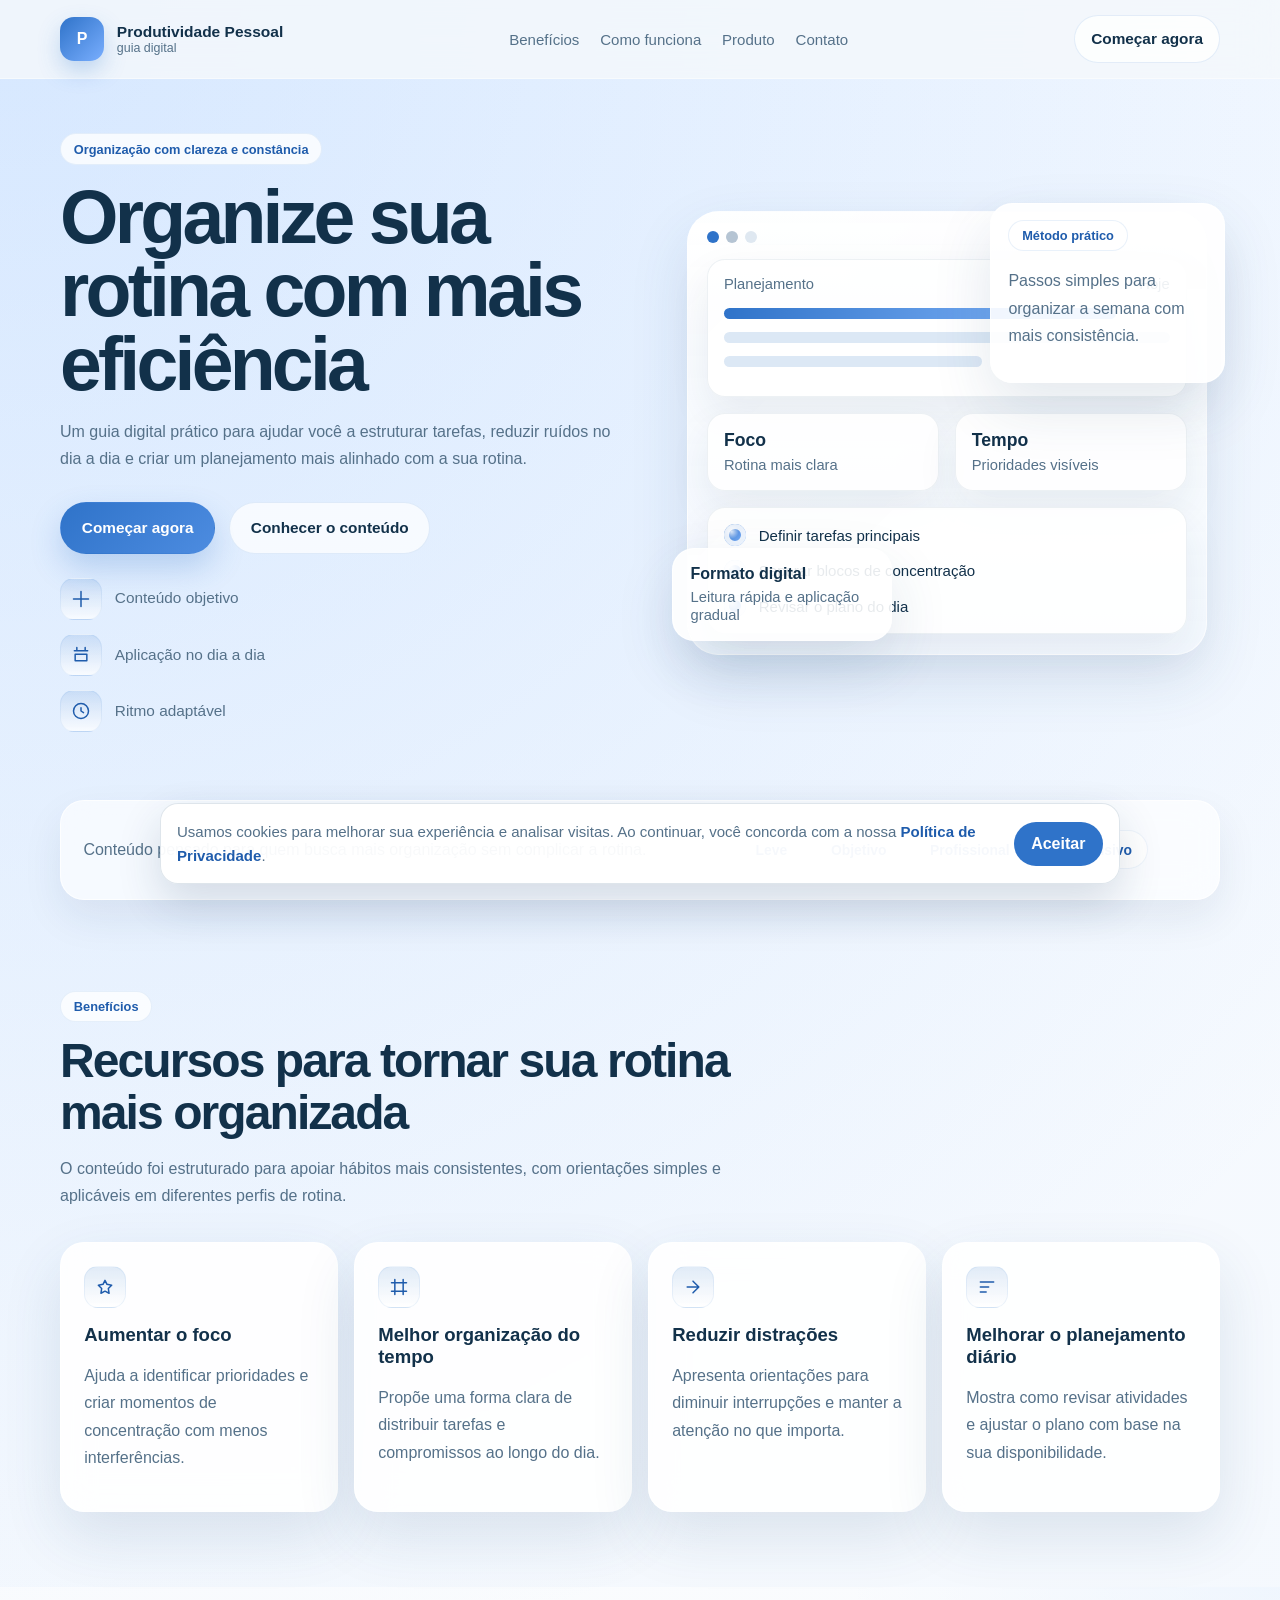
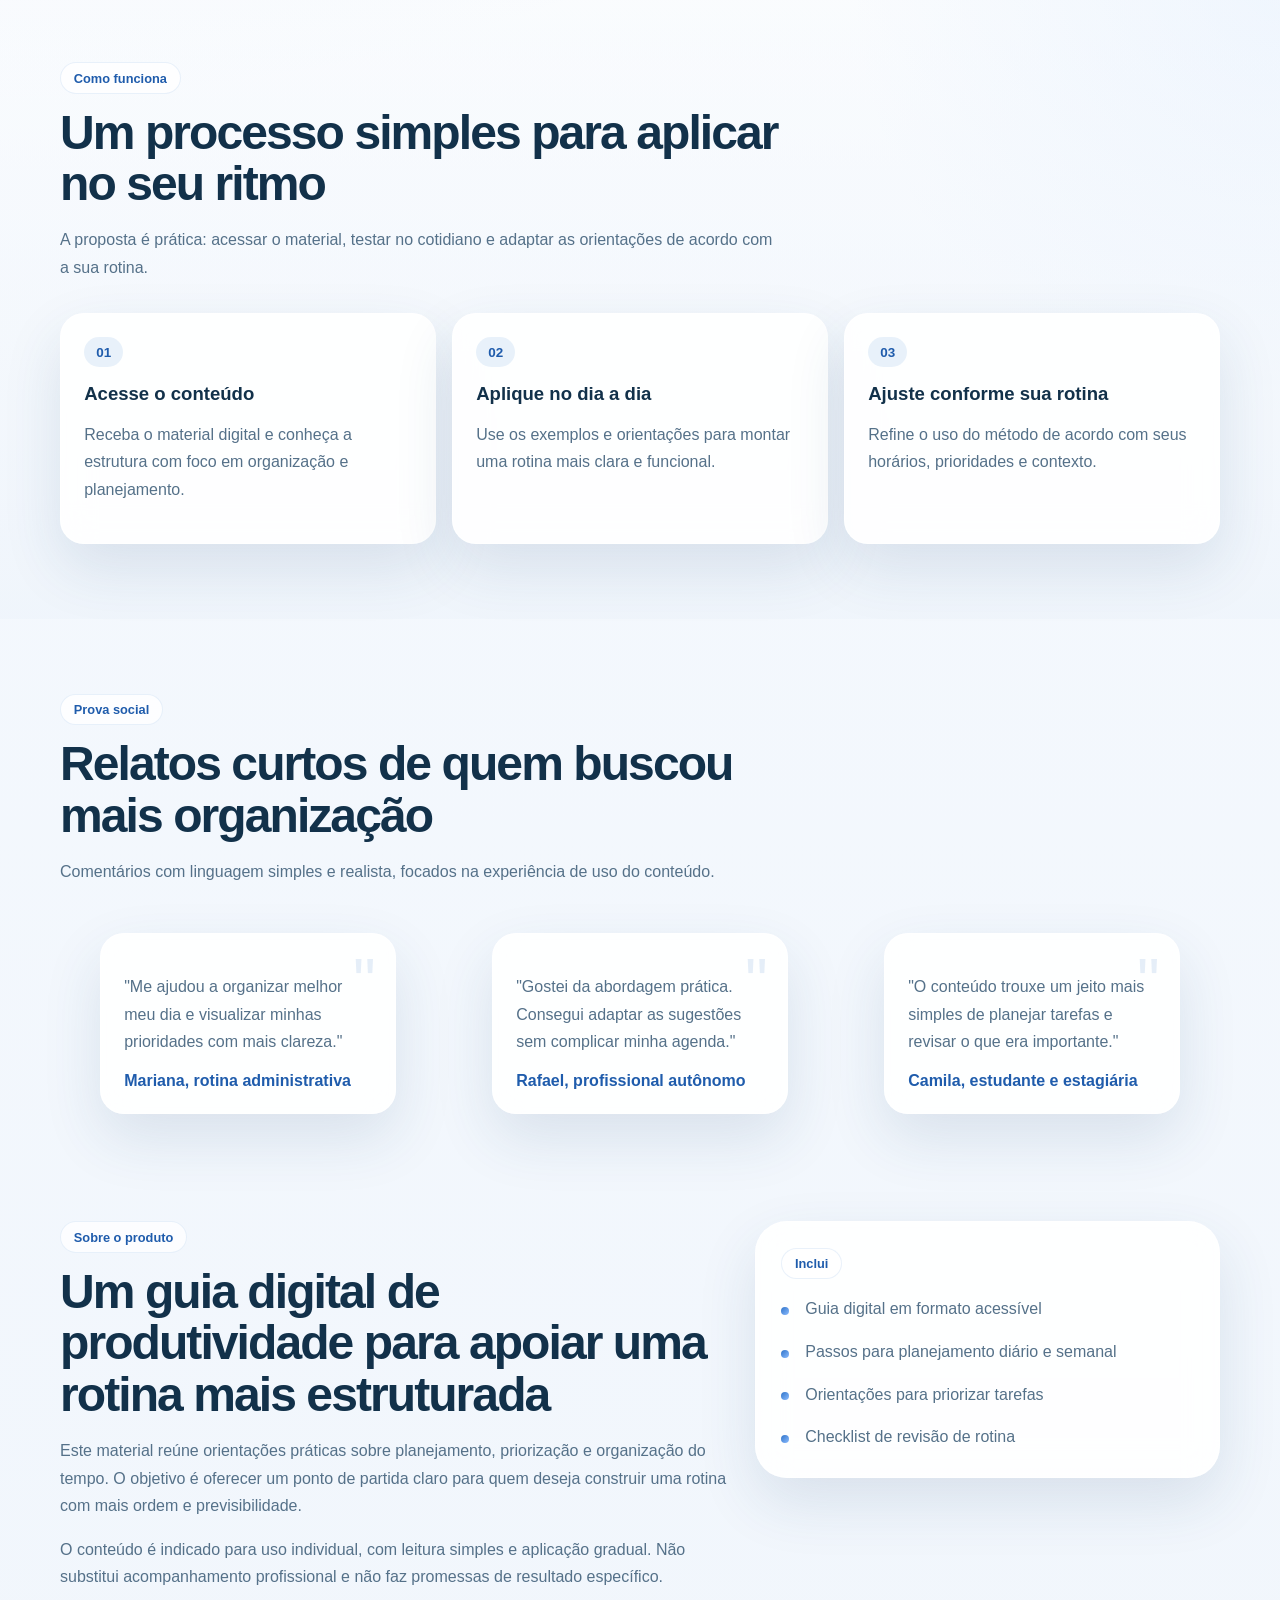
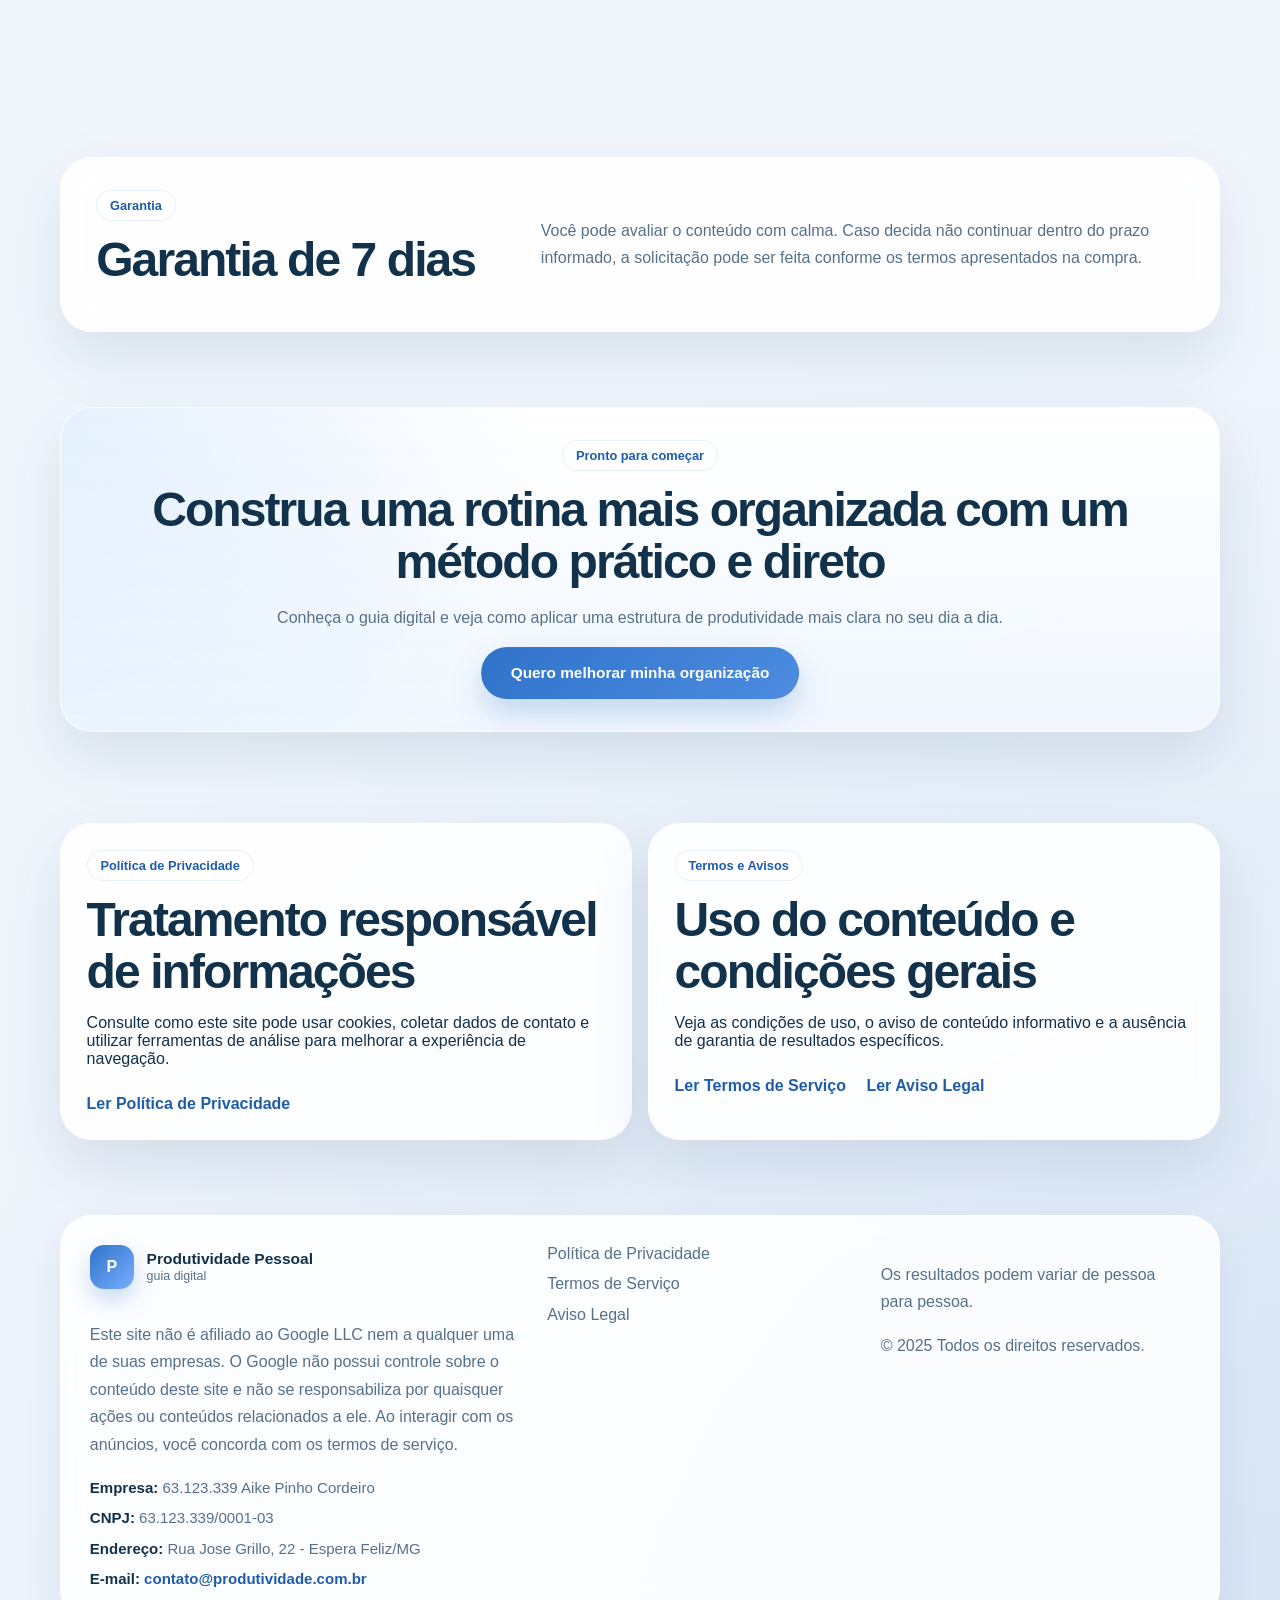
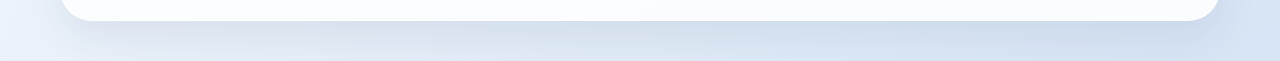
<file: index.html>
<!DOCTYPE html>
<html lang="pt-BR">
<head>
  <meta charset="UTF-8">
  <meta name="viewport" content="width=device-width, initial-scale=1.0">
  <meta
    name="description"
    content="Guia digital de produtividade para organizar a rotina com mais clareza, foco e planejamento."
  >
  <title>Produtividade Pessoal | Organize sua rotina com mais eficiência</title>
  <link rel="stylesheet" href="style.css">
</head>
<body>
  <div class="page-shell">
    <!-- Navegação principal com CTA fixo no topo -->
    <header class="site-header">
      <div class="container nav-bar">
        <a class="brand" href="#topo" aria-label="Página inicial Produtividade Pessoal">
          <span class="brand-mark">P</span>
          <span class="brand-text">
            <strong>Produtividade Pessoal</strong>
            <small>guia digital</small>
          </span>
        </a>

        <nav class="nav-links" aria-label="Navegação principal">
          <a href="#beneficios">Benefícios</a>
          <a href="#como-funciona">Como funciona</a>
          <a href="#produto">Produto</a>
          <a href="#contato">Contato</a>
        </nav>

        <a class="btn btn-secondary nav-cta" href="#cta-final">Começar agora</a>
      </div>
    </header>

    <main id="topo">
      <!-- Hero com mensagem neutra e ilustração visual do produto -->
      <section class="hero">
        <div class="container hero-grid">
          <div class="hero-copy">
            <span class="eyebrow">Organização com clareza e constância</span>
            <h1>Organize sua rotina com mais eficiência</h1>
            <p class="hero-text">
              Um guia digital prático para ajudar você a estruturar tarefas, reduzir ruídos no dia a dia
              e criar um planejamento mais alinhado com a sua rotina.
            </p>

            <div class="hero-actions">
              <a class="btn btn-primary" href="#cta-final">Começar agora</a>
              <a class="btn btn-ghost" href="#produto">Conhecer o conteúdo</a>
            </div>

            <ul class="hero-highlights" aria-label="Destaques do produto">
              <li>
                <span class="highlight-icon">
                  <svg viewBox="0 0 24 24" aria-hidden="true">
                    <path d="M12 3v18M3 12h18"></path>
                  </svg>
                </span>
                Conteúdo objetivo
              </li>
              <li>
                <span class="highlight-icon">
                  <svg viewBox="0 0 24 24" aria-hidden="true">
                    <path d="M4 7h16M7 3v4M17 3v4M5 11h14v8H5z"></path>
                  </svg>
                </span>
                Aplicação no dia a dia
              </li>
              <li>
                <span class="highlight-icon">
                  <svg viewBox="0 0 24 24" aria-hidden="true">
                    <path d="M12 8v4l3 2M21 12a9 9 0 1 1-18 0a9 9 0 0 1 18 0"></path>
                  </svg>
                </span>
                Ritmo adaptável
              </li>
            </ul>
          </div>

          <div class="hero-visual" aria-hidden="true">
            <div class="dashboard-card dashboard-main">
              <div class="dashboard-top">
                <span class="status-dot blue"></span>
                <span class="status-dot gray"></span>
                <span class="status-dot light"></span>
              </div>

              <div class="dashboard-content">
                <div class="mini-panel schedule-panel">
                  <div class="panel-header">
                    <span>Planejamento</span>
                    <span>Hoje</span>
                  </div>
                  <div class="schedule-line active"></div>
                  <div class="schedule-line"></div>
                  <div class="schedule-line short"></div>
                </div>

                <div class="stats-row">
                  <div class="mini-panel stat-card">
                    <strong>Foco</strong>
                    <span>Rotina mais clara</span>
                  </div>
                  <div class="mini-panel stat-card">
                    <strong>Tempo</strong>
                    <span>Prioridades visíveis</span>
                  </div>
                </div>

                <div class="mini-panel checklist-panel">
                  <div class="check-item">
                    <span class="check-mark"></span>
                    <span>Definir tarefas principais</span>
                  </div>
                  <div class="check-item">
                    <span class="check-mark"></span>
                    <span>Separar blocos de concentração</span>
                  </div>
                  <div class="check-item">
                    <span class="check-mark"></span>
                    <span>Revisar o plano do dia</span>
                  </div>
                </div>
              </div>
            </div>

            <div class="floating-card card-note">
              <span class="pill">Método prático</span>
              <p>Passos simples para organizar a semana com mais consistência.</p>
            </div>

            <div class="floating-card card-badge">
              <strong>Formato digital</strong>
              <span>Leitura rápida e aplicação gradual</span>
            </div>
          </div>
        </div>
      </section>

      <section class="trusted-strip">
        <div class="container trusted-grid">
          <p>Conteúdo pensado para quem busca mais organização sem complicar a rotina.</p>
          <div class="trusted-tags" aria-label="Características principais">
            <span>Leve</span>
            <span>Objetivo</span>
            <span>Profissional</span>
            <span>Responsivo</span>
          </div>
        </div>
      </section>

      <!-- Benefícios em linguagem leve e sem promessas absolutas -->
      <section id="beneficios" class="section">
        <div class="container">
          <div class="section-heading">
            <span class="section-kicker">Benefícios</span>
            <h2>Recursos para tornar sua rotina mais organizada</h2>
            <p>
              O conteúdo foi estruturado para apoiar hábitos mais consistentes, com orientações simples
              e aplicáveis em diferentes perfis de rotina.
            </p>
          </div>

          <div class="benefits-grid">
            <article class="info-card">
              <span class="card-icon">
                <svg viewBox="0 0 24 24" aria-hidden="true">
                  <path d="M12 4l2.4 4.8L20 10l-4 3.9.9 5.6L12 17l-4.9 2.5.9-5.6L4 10l5.6-1.2z"></path>
                </svg>
              </span>
              <h3>Aumentar o foco</h3>
              <p>Ajuda a identificar prioridades e criar momentos de concentração com menos interferências.</p>
            </article>

            <article class="info-card">
              <span class="card-icon">
                <svg viewBox="0 0 24 24" aria-hidden="true">
                  <path d="M7 3v18M17 3v18M3 7h18M3 17h18"></path>
                </svg>
              </span>
              <h3>Melhor organização do tempo</h3>
              <p>Propõe uma forma clara de distribuir tarefas e compromissos ao longo do dia.</p>
            </article>

            <article class="info-card">
              <span class="card-icon">
                <svg viewBox="0 0 24 24" aria-hidden="true">
                  <path d="M5 12h14M12 5l7 7-7 7"></path>
                </svg>
              </span>
              <h3>Reduzir distrações</h3>
              <p>Apresenta orientações para diminuir interrupções e manter a atenção no que importa.</p>
            </article>

            <article class="info-card">
              <span class="card-icon">
                <svg viewBox="0 0 24 24" aria-hidden="true">
                  <path d="M4 6h16M4 12h10M4 18h7"></path>
                </svg>
              </span>
              <h3>Melhorar o planejamento diário</h3>
              <p>Mostra como revisar atividades e ajustar o plano com base na sua disponibilidade.</p>
            </article>
          </div>
        </div>
      </section>

      <section id="como-funciona" class="section section-alt">
        <div class="container">
          <div class="section-heading">
            <span class="section-kicker">Como funciona</span>
            <h2>Um processo simples para aplicar no seu ritmo</h2>
            <p>
              A proposta é prática: acessar o material, testar no cotidiano e adaptar as orientações de
              acordo com a sua rotina.
            </p>
          </div>

          <div class="steps-grid">
            <article class="step-card">
              <span class="step-number">01</span>
              <h3>Acesse o conteúdo</h3>
              <p>Receba o material digital e conheça a estrutura com foco em organização e planejamento.</p>
            </article>

            <article class="step-card">
              <span class="step-number">02</span>
              <h3>Aplique no dia a dia</h3>
              <p>Use os exemplos e orientações para montar uma rotina mais clara e funcional.</p>
            </article>

            <article class="step-card">
              <span class="step-number">03</span>
              <h3>Ajuste conforme sua rotina</h3>
              <p>Refine o uso do método de acordo com seus horários, prioridades e contexto.</p>
            </article>
          </div>
        </div>
      </section>

      <section class="section">
        <div class="container">
          <div class="section-heading">
            <span class="section-kicker">Prova social</span>
            <h2>Relatos curtos de quem buscou mais organização</h2>
            <p>
              Comentários com linguagem simples e realista, focados na experiência de uso do conteúdo.
            </p>
          </div>

          <div class="testimonials-grid">
            <blockquote class="quote-card">
              <p>"Me ajudou a organizar melhor meu dia e visualizar minhas prioridades com mais clareza."</p>
              <footer>Mariana, rotina administrativa</footer>
            </blockquote>

            <blockquote class="quote-card">
              <p>"Gostei da abordagem prática. Consegui adaptar as sugestões sem complicar minha agenda."</p>
              <footer>Rafael, profissional autônomo</footer>
            </blockquote>

            <blockquote class="quote-card">
              <p>"O conteúdo trouxe um jeito mais simples de planejar tarefas e revisar o que era importante."</p>
              <footer>Camila, estudante e estagiária</footer>
            </blockquote>
          </div>
        </div>
      </section>

      <section id="produto" class="section product-section">
        <div class="container product-grid">
          <div class="product-copy">
            <span class="section-kicker">Sobre o produto</span>
            <h2>Um guia digital de produtividade para apoiar uma rotina mais estruturada</h2>
            <p>
              Este material reúne orientações práticas sobre planejamento, priorização e organização do tempo.
              O objetivo é oferecer um ponto de partida claro para quem deseja construir uma rotina com mais ordem
              e previsibilidade.
            </p>
            <p>
              O conteúdo é indicado para uso individual, com leitura simples e aplicação gradual. Não substitui
              acompanhamento profissional e não faz promessas de resultado específico.
            </p>
          </div>

          <aside class="product-card">
            <span class="pill">Inclui</span>
            <ul class="product-list">
              <li>Guia digital em formato acessível</li>
              <li>Passos para planejamento diário e semanal</li>
              <li>Orientações para priorizar tarefas</li>
              <li>Checklist de revisão de rotina</li>
            </ul>
          </aside>
        </div>
      </section>

      <section class="section">
        <div class="container guarantee-card">
          <div>
            <span class="section-kicker">Garantia</span>
            <h2>Garantia de 7 dias</h2>
          </div>
          <p>
            Você pode avaliar o conteúdo com calma. Caso decida não continuar dentro do prazo informado,
            a solicitação pode ser feita conforme os termos apresentados na compra.
          </p>
        </div>
      </section>

      <section id="cta-final" class="section final-cta-section">
        <div class="container final-cta-card">
          <span class="section-kicker">Pronto para começar</span>
          <h2>Construa uma rotina mais organizada com um método prático e direto</h2>
          <p>
            Conheça o guia digital e veja como aplicar uma estrutura de produtividade mais clara no seu dia a dia.
          </p>
          <a class="btn btn-primary btn-large" href="#contato">Quero melhorar minha organização</a>
        </div>
      </section>

      <section class="section legal-section">
        <div class="container legal-grid">
          <article class="legal-card">
            <span class="section-kicker">Política de Privacidade</span>
            <h2>Tratamento responsável de informações</h2>
            <p>
              Consulte como este site pode usar cookies, coletar dados de contato e utilizar ferramentas de
              análise para melhorar a experiência de navegação.
            </p>
            <a class="text-link" href="politica-de-privacidade.html">Ler Política de Privacidade</a>
          </article>

          <article class="legal-card">
            <span class="section-kicker">Termos e Avisos</span>
            <h2>Uso do conteúdo e condições gerais</h2>
            <p>
              Veja as condições de uso, o aviso de conteúdo informativo e a ausência de garantia de resultados
              específicos.
            </p>
            <a class="text-link" href="termos-de-servico.html">Ler Termos de Serviço</a>
            <a class="text-link" href="aviso-legal.html">Ler Aviso Legal</a>
          </article>
        </div>
      </section>

    </main>

    <footer id="contato" class="site-footer">
      <div class="container footer-grid">
        <div class="footer-brand">
          <a class="brand footer-logo" href="#topo">
            <span class="brand-mark">P</span>
            <span class="brand-text">
              <strong>Produtividade Pessoal</strong>
              <small>guia digital</small>
            </span>
          </a>
          <p>
            Este site não é afiliado ao Google LLC nem a qualquer uma de suas empresas. O Google não possui
            controle sobre o conteúdo deste site e não se responsabiliza por quaisquer ações ou conteúdos
            relacionados a ele. Ao interagir com os anúncios, você concorda com os termos de serviço.
          </p>

          <div class="company-details">
            <!-- EDITE AQUI: Nome legal ou fantasia da empresa -->
            <p><strong>Empresa:</strong> 63.123.339 Aike Pinho Cordeiro</p>
            <!-- EDITE AQUI: CNPJ da empresa -->
            <p><strong>CNPJ:</strong> 63.123.339/0001-03</p>
            <!-- EDITE AQUI: Endereço comercial da empresa -->
            <p><strong>Endereço:</strong> Rua Jose Grillo, 22 - Espera Feliz/MG</p>
            <!-- EDITE AQUI: E-mail de contato/atendimento -->
            <p><strong>E-mail:</strong> <a href="mailto:contato@produtividade.com.br">contato@produtividade.com.br</a></p>
          </div>
        </div>

        <div class="footer-links">
          <a href="politica-de-privacidade.html">Política de Privacidade</a>
          <a href="termos-de-servico.html">Termos de Serviço</a>
          <a href="aviso-legal.html">Aviso Legal</a>
        </div>

        <div class="footer-note">
          <p>Os resultados podem variar de pessoa para pessoa.</p>
          <p>&copy; 2025 Todos os direitos reservados.</p>
        </div>
      </div>
    </footer>
  </div>

  <div class="cookie-banner" id="cookie-banner" role="dialog" aria-live="polite" aria-label="Aviso sobre cookies" hidden>
    <p>
      Usamos cookies para melhorar sua experiência e analisar visitas.
      Ao continuar, você concorda com a nossa
      <a href="politica-de-privacidade.html">Política de Privacidade</a>.
    </p>
    <button class="cookie-accept" id="cookie-accept" type="button">Aceitar</button>
  </div>

  <script src="script.js"></script>
</body>
</html>
</file>
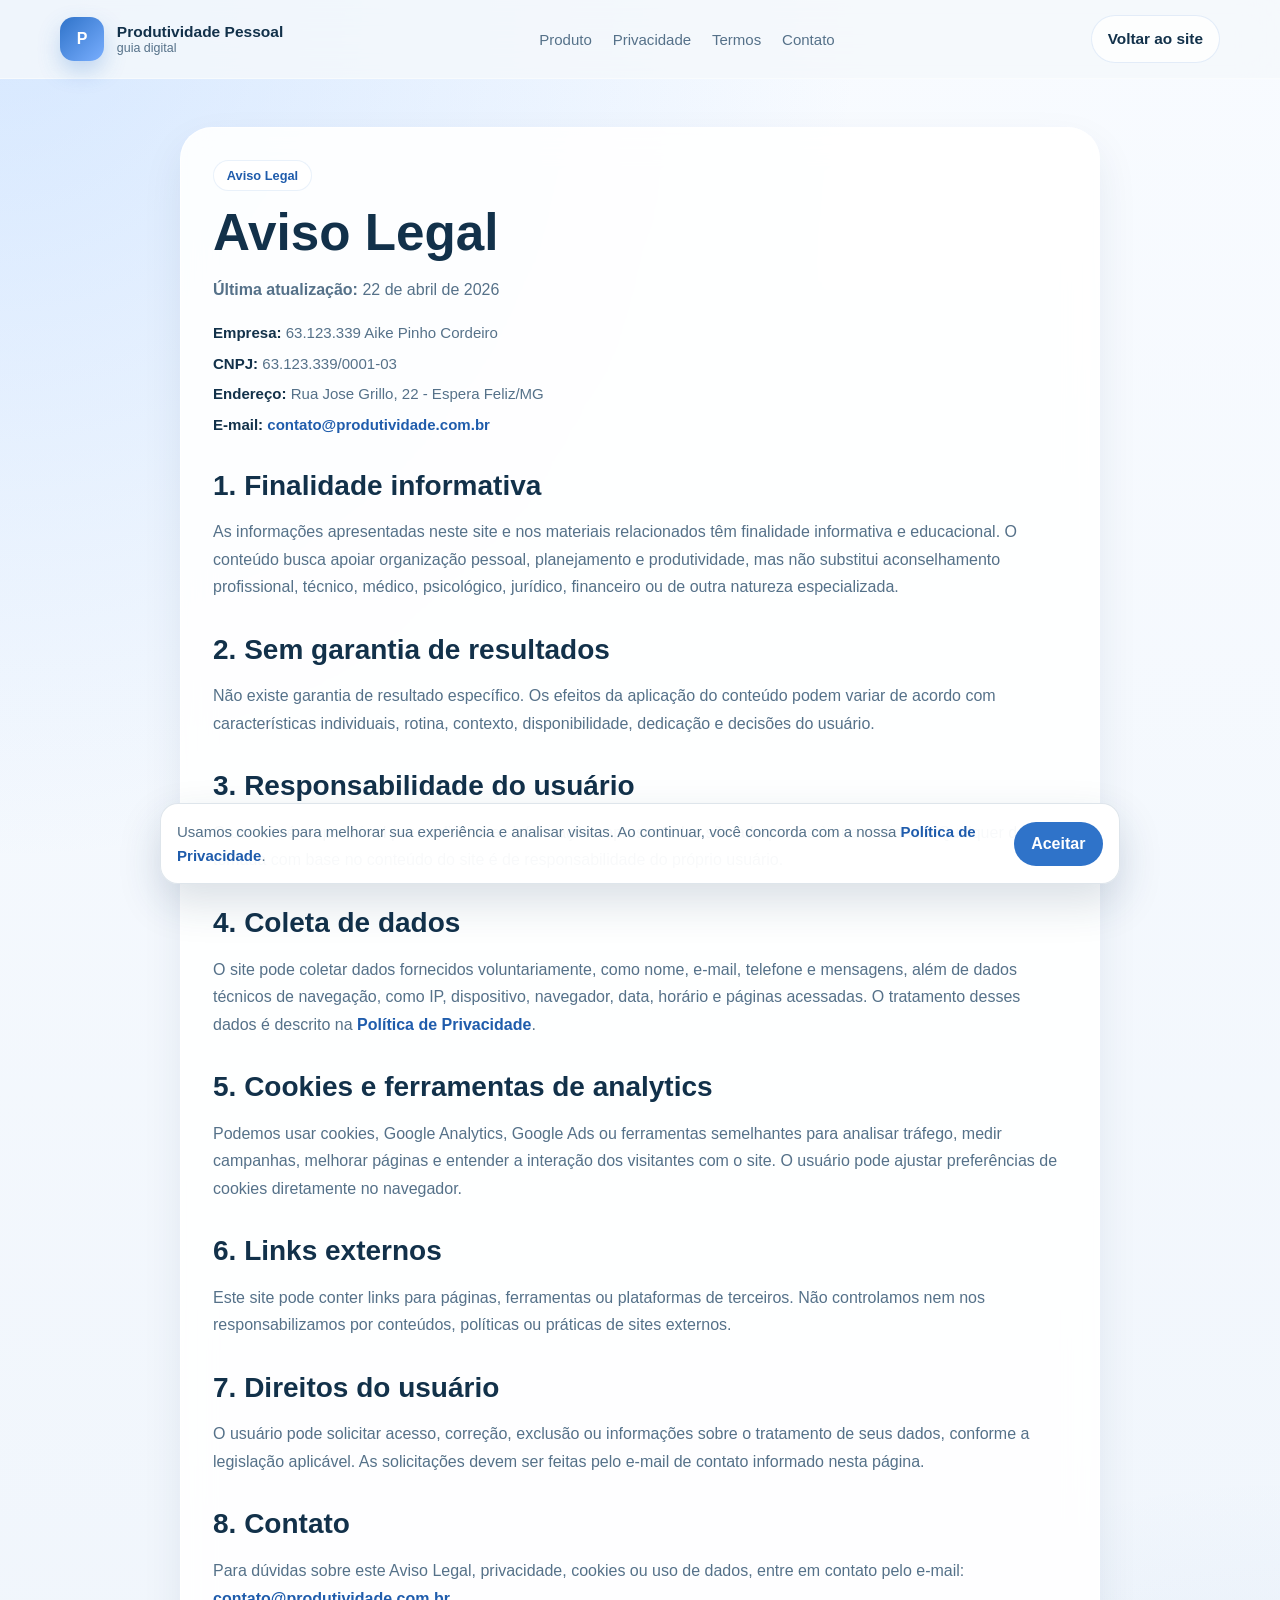
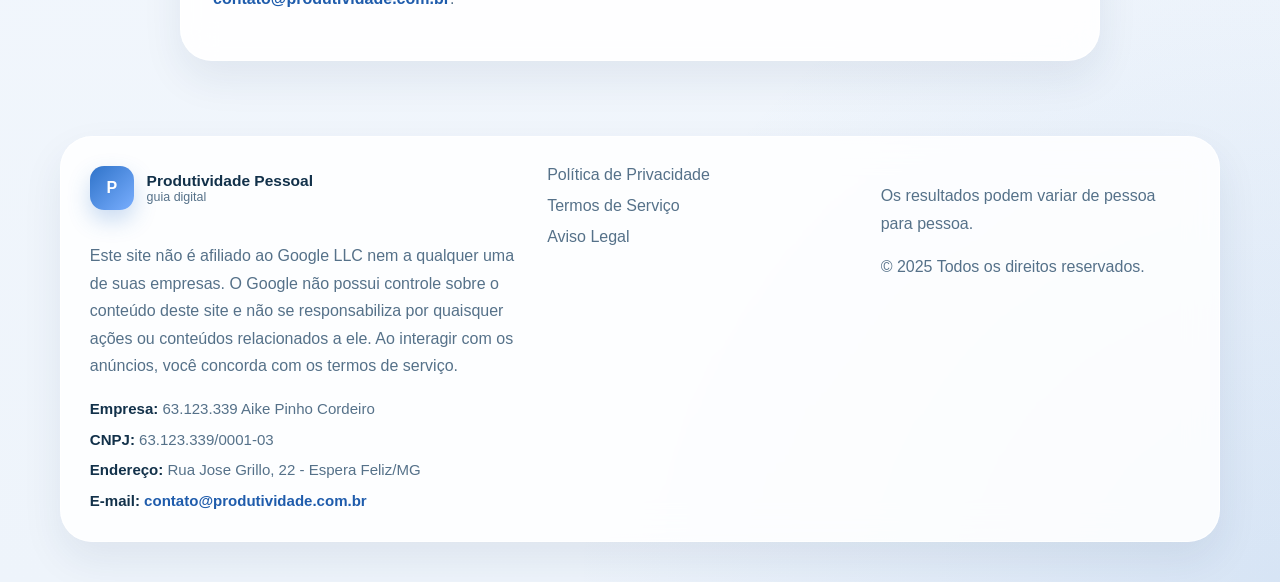
<file: aviso-legal.html>
<!DOCTYPE html>
<html lang="pt-BR">
<head>
  <meta charset="UTF-8">
  <meta name="viewport" content="width=device-width, initial-scale=1.0">
  <meta
    name="description"
    content="Aviso Legal sobre conteúdo informativo, ausência de garantia de resultados, cookies, dados e contato."
  >
  <title>Aviso Legal | Produtividade Pessoal</title>
  <link rel="stylesheet" href="style.css">
</head>
<body>
  <div class="page-shell">
    <header class="site-header">
      <div class="container nav-bar">
        <a class="brand" href="index.html#topo" aria-label="Voltar para a página inicial">
          <span class="brand-mark">P</span>
          <span class="brand-text">
            <strong>Produtividade Pessoal</strong>
            <small>guia digital</small>
          </span>
        </a>

        <nav class="nav-links" aria-label="Navegação legal">
          <a href="index.html#produto">Produto</a>
          <a href="politica-de-privacidade.html">Privacidade</a>
          <a href="termos-de-servico.html">Termos</a>
          <a href="#contato">Contato</a>
        </nav>

        <a class="btn btn-secondary nav-cta" href="index.html#cta-final">Voltar ao site</a>
      </div>
    </header>

    <main id="topo">
      <section class="section legal-document-section">
        <article class="container legal-document">
          <span class="section-kicker">Aviso Legal</span>
          <h1>Aviso Legal</h1>
          <p><strong>Última atualização:</strong> 22 de abril de 2026</p>

          <!-- EDITE AQUI: substitua os dados abaixo pelas informações reais da empresa -->
          <div class="company-details">
            <p><strong>Empresa:</strong> 63.123.339 Aike Pinho Cordeiro</p>
            <p><strong>CNPJ:</strong> 63.123.339/0001-03</p>
            <p><strong>Endereço:</strong> Rua Jose Grillo, 22 - Espera Feliz/MG</p>
            <p><strong>E-mail:</strong> <a href="mailto:contato@produtividade.com.br">contato@produtividade.com.br</a></p>
          </div>

          <h2>1. Finalidade informativa</h2>
          <p>
            As informações apresentadas neste site e nos materiais relacionados têm finalidade informativa e
            educacional. O conteúdo busca apoiar organização pessoal, planejamento e produtividade, mas não
            substitui aconselhamento profissional, técnico, médico, psicológico, jurídico, financeiro ou de outra
            natureza especializada.
          </p>

          <h2>2. Sem garantia de resultados</h2>
          <p>
            Não existe garantia de resultado específico. Os efeitos da aplicação do conteúdo podem variar de
            acordo com características individuais, rotina, contexto, disponibilidade, dedicação e decisões do
            usuário.
          </p>

          <h2>3. Responsabilidade do usuário</h2>
          <p>
            O usuário é responsável por avaliar se as informações apresentadas são adequadas à sua realidade.
            Qualquer decisão tomada com base no conteúdo do site é de responsabilidade do próprio usuário.
          </p>

          <h2>4. Coleta de dados</h2>
          <p>
            O site pode coletar dados fornecidos voluntariamente, como nome, e-mail, telefone e mensagens, além
            de dados técnicos de navegação, como IP, dispositivo, navegador, data, horário e páginas acessadas.
            O tratamento desses dados é descrito na
            <a href="politica-de-privacidade.html">Política de Privacidade</a>.
          </p>

          <h2>5. Cookies e ferramentas de analytics</h2>
          <p>
            Podemos usar cookies, Google Analytics, Google Ads ou ferramentas semelhantes para analisar tráfego,
            medir campanhas, melhorar páginas e entender a interação dos visitantes com o site. O usuário pode
            ajustar preferências de cookies diretamente no navegador.
          </p>

          <h2>6. Links externos</h2>
          <p>
            Este site pode conter links para páginas, ferramentas ou plataformas de terceiros. Não controlamos
            nem nos responsabilizamos por conteúdos, políticas ou práticas de sites externos.
          </p>

          <h2>7. Direitos do usuário</h2>
          <p>
            O usuário pode solicitar acesso, correção, exclusão ou informações sobre o tratamento de seus dados,
            conforme a legislação aplicável. As solicitações devem ser feitas pelo e-mail de contato informado
            nesta página.
          </p>

          <h2>8. Contato</h2>
          <p>
            Para dúvidas sobre este Aviso Legal, privacidade, cookies ou uso de dados, entre em contato pelo e-mail:
            <!-- EDITE AQUI: e-mail de contato/atendimento -->
            <a href="mailto:contato@produtividade.com.br">contato@produtividade.com.br</a>.
          </p>
        </article>
      </section>
    </main>

    <footer id="contato" class="site-footer">
      <div class="container footer-grid">
        <div class="footer-brand">
          <a class="brand footer-logo" href="index.html#topo">
            <span class="brand-mark">P</span>
            <span class="brand-text">
              <strong>Produtividade Pessoal</strong>
              <small>guia digital</small>
            </span>
          </a>
          <p>
            Este site não é afiliado ao Google LLC nem a qualquer uma de suas empresas. O Google não possui
            controle sobre o conteúdo deste site e não se responsabiliza por quaisquer ações ou conteúdos
            relacionados a ele. Ao interagir com os anúncios, você concorda com os termos de serviço.
          </p>

          <div class="company-details">
            <!-- EDITE AQUI: Nome legal ou fantasia da empresa -->
            <p><strong>Empresa:</strong> 63.123.339 Aike Pinho Cordeiro</p>
            <!-- EDITE AQUI: CNPJ da empresa -->
            <p><strong>CNPJ:</strong> 63.123.339/0001-03</p>
            <!-- EDITE AQUI: Endereço comercial da empresa -->
            <p><strong>Endereço:</strong> Rua Jose Grillo, 22 - Espera Feliz/MG</p>
            <!-- EDITE AQUI: E-mail de contato/atendimento -->
            <p><strong>E-mail:</strong> <a href="mailto:contato@produtividade.com.br">contato@produtividade.com.br</a></p>
          </div>
        </div>

        <div class="footer-links">
          <a href="politica-de-privacidade.html">Política de Privacidade</a>
          <a href="termos-de-servico.html">Termos de Serviço</a>
          <a href="aviso-legal.html">Aviso Legal</a>
        </div>

        <div class="footer-note">
          <p>Os resultados podem variar de pessoa para pessoa.</p>
          <p>&copy; 2025 Todos os direitos reservados.</p>
        </div>
      </div>
    </footer>
  </div>

  <div class="cookie-banner" id="cookie-banner" role="dialog" aria-live="polite" aria-label="Aviso sobre cookies" hidden>
    <p>
      Usamos cookies para melhorar sua experiência e analisar visitas.
      Ao continuar, você concorda com a nossa
      <a href="politica-de-privacidade.html">Política de Privacidade</a>.
    </p>
    <button class="cookie-accept" id="cookie-accept" type="button">Aceitar</button>
  </div>

  <script src="script.js"></script>
</body>
</html>
</file>
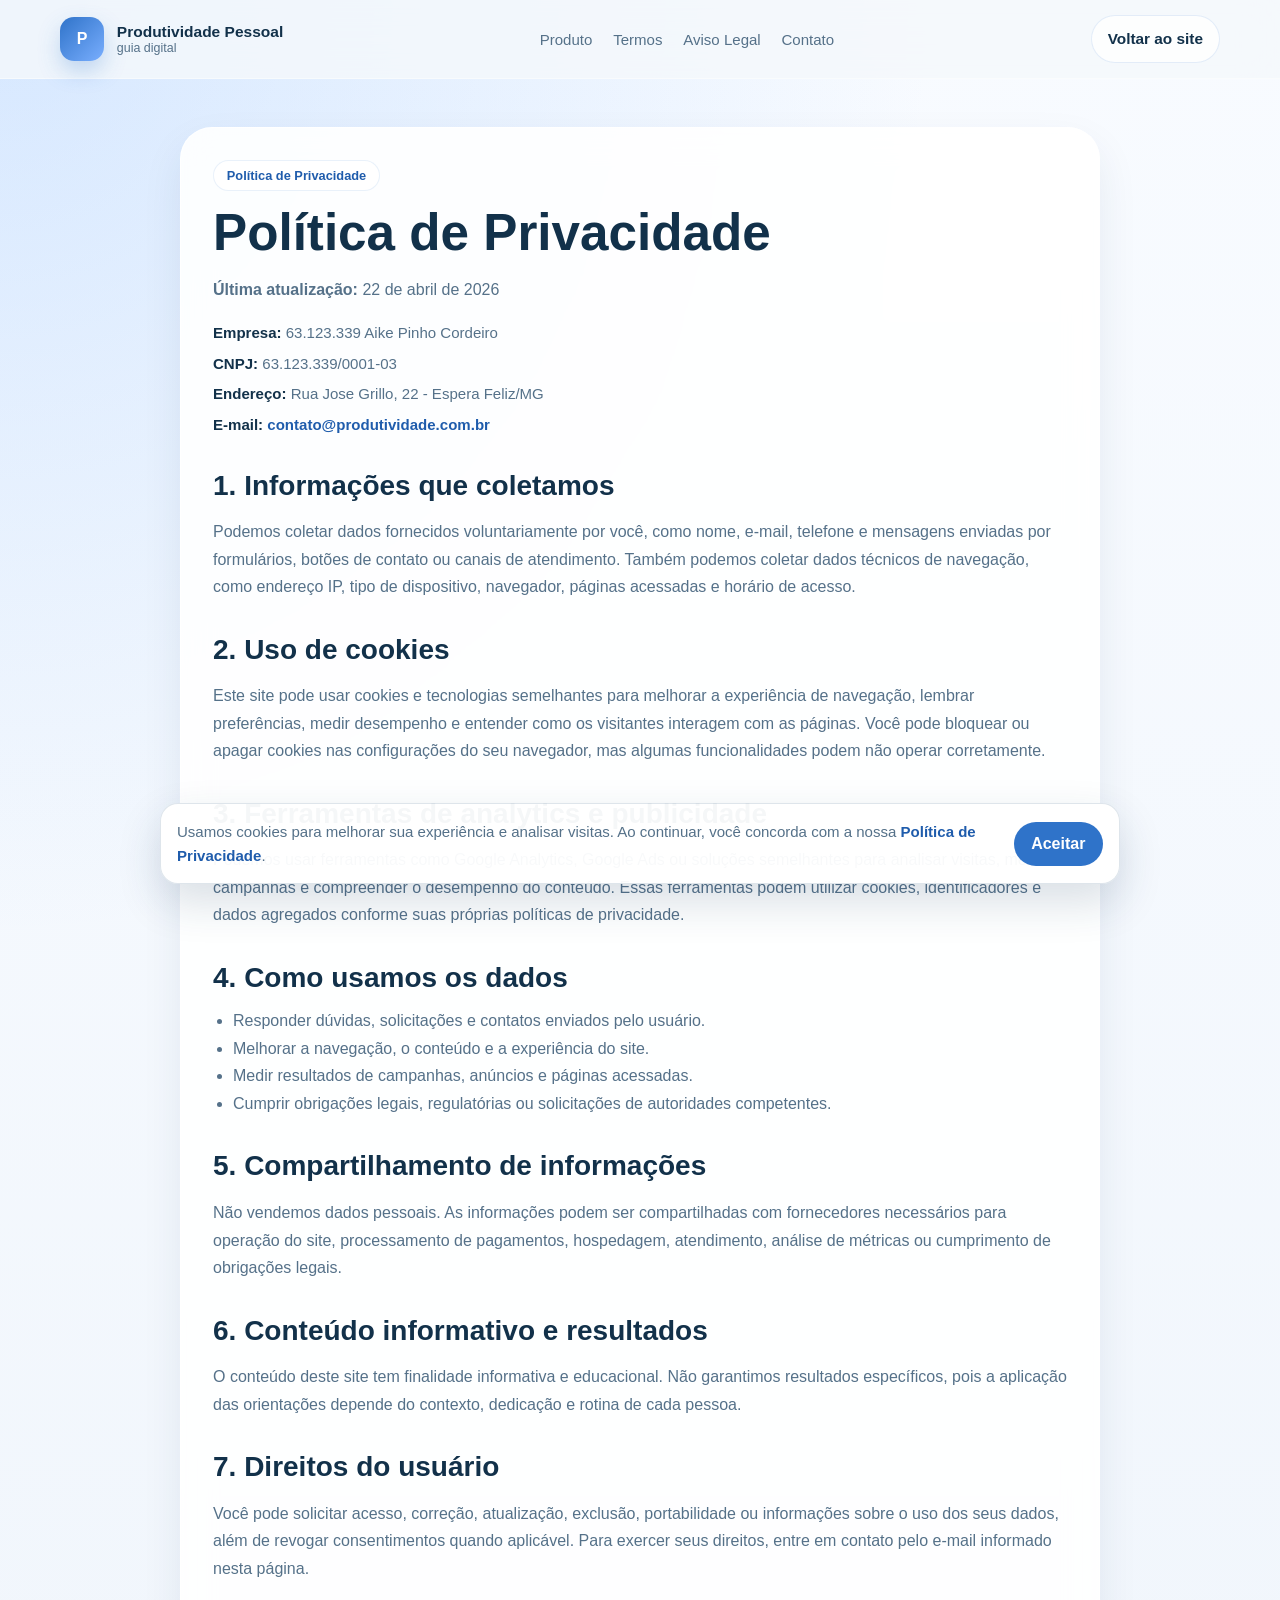
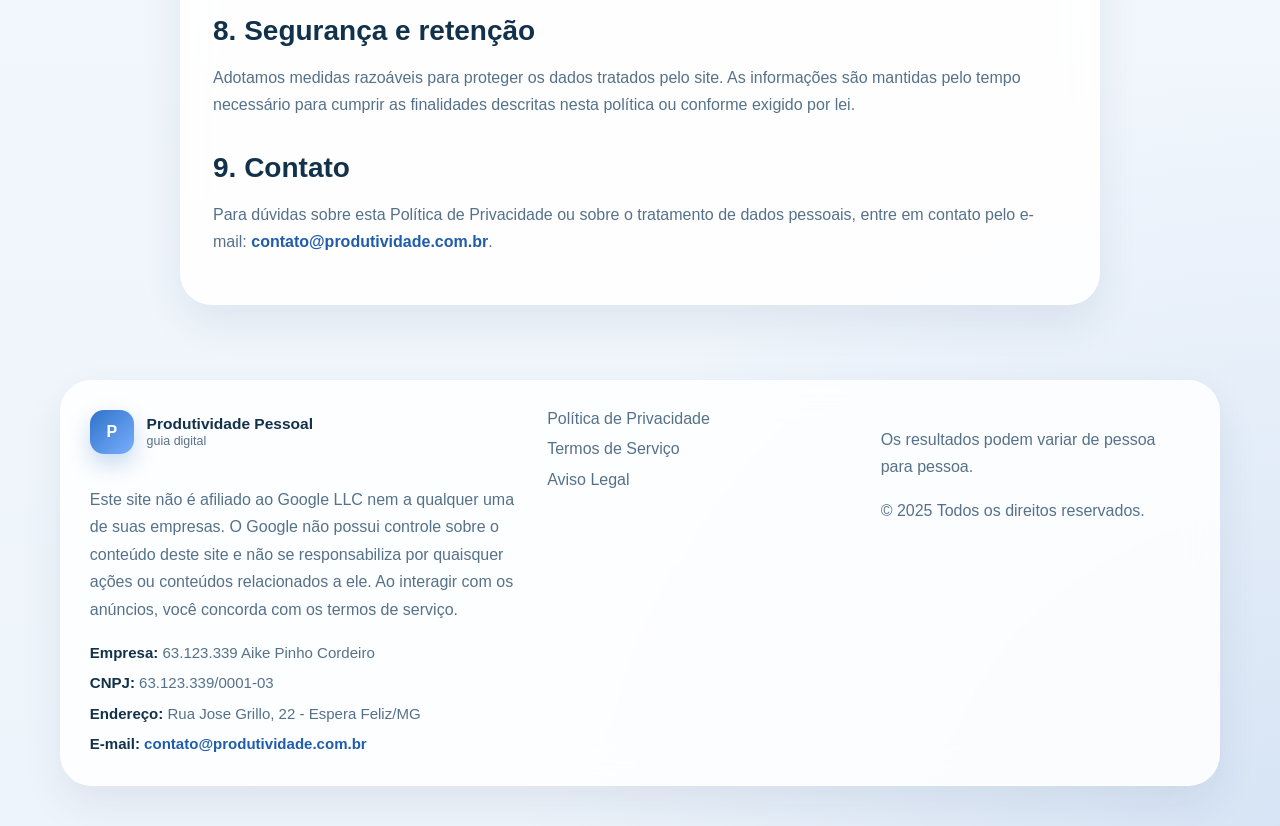
<file: politica-de-privacidade.html>
<!DOCTYPE html>
<html lang="pt-BR">
<head>
  <meta charset="UTF-8">
  <meta name="viewport" content="width=device-width, initial-scale=1.0">
  <meta
    name="description"
    content="Política de Privacidade com informações sobre coleta de dados, cookies, analytics e direitos do usuário."
  >
  <title>Política de Privacidade | Produtividade Pessoal</title>
  <link rel="stylesheet" href="style.css">
</head>
<body>
  <div class="page-shell">
    <header class="site-header">
      <div class="container nav-bar">
        <a class="brand" href="index.html#topo" aria-label="Voltar para a página inicial">
          <span class="brand-mark">P</span>
          <span class="brand-text">
            <strong>Produtividade Pessoal</strong>
            <small>guia digital</small>
          </span>
        </a>

        <nav class="nav-links" aria-label="Navegação legal">
          <a href="index.html#produto">Produto</a>
          <a href="termos-de-servico.html">Termos</a>
          <a href="aviso-legal.html">Aviso Legal</a>
          <a href="#contato">Contato</a>
        </nav>

        <a class="btn btn-secondary nav-cta" href="index.html#cta-final">Voltar ao site</a>
      </div>
    </header>

    <main id="topo">
      <section class="section legal-document-section">
        <article class="container legal-document">
          <span class="section-kicker">Política de Privacidade</span>
          <h1>Política de Privacidade</h1>
          <p><strong>Última atualização:</strong> 22 de abril de 2026</p>

          <!-- EDITE AQUI: substitua os dados abaixo pelas informações reais da empresa -->
          <div class="company-details">
            <p><strong>Empresa:</strong> 63.123.339 Aike Pinho Cordeiro</p>
            <p><strong>CNPJ:</strong> 63.123.339/0001-03</p>
            <p><strong>Endereço:</strong> Rua Jose Grillo, 22 - Espera Feliz/MG</p>
            <p><strong>E-mail:</strong> <a href="mailto:contato@produtividade.com.br">contato@produtividade.com.br</a></p>
          </div>

          <h2>1. Informações que coletamos</h2>
          <p>
            Podemos coletar dados fornecidos voluntariamente por você, como nome, e-mail, telefone e mensagens
            enviadas por formulários, botões de contato ou canais de atendimento. Também podemos coletar dados
            técnicos de navegação, como endereço IP, tipo de dispositivo, navegador, páginas acessadas e horário
            de acesso.
          </p>

          <h2>2. Uso de cookies</h2>
          <p>
            Este site pode usar cookies e tecnologias semelhantes para melhorar a experiência de navegação,
            lembrar preferências, medir desempenho e entender como os visitantes interagem com as páginas.
            Você pode bloquear ou apagar cookies nas configurações do seu navegador, mas algumas funcionalidades
            podem não operar corretamente.
          </p>

          <h2>3. Ferramentas de analytics e publicidade</h2>
          <p>
            Podemos usar ferramentas como Google Analytics, Google Ads ou soluções semelhantes para analisar
            visitas, medir campanhas e compreender o desempenho do conteúdo. Essas ferramentas podem utilizar
            cookies, identificadores e dados agregados conforme suas próprias políticas de privacidade.
          </p>

          <h2>4. Como usamos os dados</h2>
          <ul>
            <li>Responder dúvidas, solicitações e contatos enviados pelo usuário.</li>
            <li>Melhorar a navegação, o conteúdo e a experiência do site.</li>
            <li>Medir resultados de campanhas, anúncios e páginas acessadas.</li>
            <li>Cumprir obrigações legais, regulatórias ou solicitações de autoridades competentes.</li>
          </ul>

          <h2>5. Compartilhamento de informações</h2>
          <p>
            Não vendemos dados pessoais. As informações podem ser compartilhadas com fornecedores necessários
            para operação do site, processamento de pagamentos, hospedagem, atendimento, análise de métricas
            ou cumprimento de obrigações legais.
          </p>

          <h2>6. Conteúdo informativo e resultados</h2>
          <p>
            O conteúdo deste site tem finalidade informativa e educacional. Não garantimos resultados específicos,
            pois a aplicação das orientações depende do contexto, dedicação e rotina de cada pessoa.
          </p>

          <h2>7. Direitos do usuário</h2>
          <p>
            Você pode solicitar acesso, correção, atualização, exclusão, portabilidade ou informações sobre o uso
            dos seus dados, além de revogar consentimentos quando aplicável. Para exercer seus direitos, entre em
            contato pelo e-mail informado nesta página.
          </p>

          <h2>8. Segurança e retenção</h2>
          <p>
            Adotamos medidas razoáveis para proteger os dados tratados pelo site. As informações são mantidas
            pelo tempo necessário para cumprir as finalidades descritas nesta política ou conforme exigido por lei.
          </p>

          <h2>9. Contato</h2>
          <p>
            Para dúvidas sobre esta Política de Privacidade ou sobre o tratamento de dados pessoais, entre em
            contato pelo e-mail:
            <!-- EDITE AQUI: e-mail de contato/atendimento -->
            <a href="mailto:contato@produtividade.com.br">contato@produtividade.com.br</a>.
          </p>
        </article>
      </section>
    </main>

    <footer id="contato" class="site-footer">
      <div class="container footer-grid">
        <div class="footer-brand">
          <a class="brand footer-logo" href="index.html#topo">
            <span class="brand-mark">P</span>
            <span class="brand-text">
              <strong>Produtividade Pessoal</strong>
              <small>guia digital</small>
            </span>
          </a>
          <p>
            Este site não é afiliado ao Google LLC nem a qualquer uma de suas empresas. O Google não possui
            controle sobre o conteúdo deste site e não se responsabiliza por quaisquer ações ou conteúdos
            relacionados a ele. Ao interagir com os anúncios, você concorda com os termos de serviço.
          </p>

          <div class="company-details">
            <!-- EDITE AQUI: Nome legal ou fantasia da empresa -->
            <p><strong>Empresa:</strong> 63.123.339 Aike Pinho Cordeiro</p>
            <!-- EDITE AQUI: CNPJ da empresa -->
            <p><strong>CNPJ:</strong> 63.123.339/0001-03</p>
            <!-- EDITE AQUI: Endereço comercial da empresa -->
            <p><strong>Endereço:</strong> Rua Jose Grillo, 22 - Espera Feliz/MG</p>
            <!-- EDITE AQUI: E-mail de contato/atendimento -->
            <p><strong>E-mail:</strong> <a href="mailto:contato@produtividade.com.br">contato@produtividade.com.br</a></p>
          </div>
        </div>

        <div class="footer-links">
          <a href="politica-de-privacidade.html">Política de Privacidade</a>
          <a href="termos-de-servico.html">Termos de Serviço</a>
          <a href="aviso-legal.html">Aviso Legal</a>
        </div>

        <div class="footer-note">
          <p>Os resultados podem variar de pessoa para pessoa.</p>
          <p>&copy; 2025 Todos os direitos reservados.</p>
        </div>
      </div>
    </footer>
  </div>

  <div class="cookie-banner" id="cookie-banner" role="dialog" aria-live="polite" aria-label="Aviso sobre cookies" hidden>
    <p>
      Usamos cookies para melhorar sua experiência e analisar visitas.
      Ao continuar, você concorda com a nossa
      <a href="politica-de-privacidade.html">Política de Privacidade</a>.
    </p>
    <button class="cookie-accept" id="cookie-accept" type="button">Aceitar</button>
  </div>

  <script src="script.js"></script>
</body>
</html>
</file>
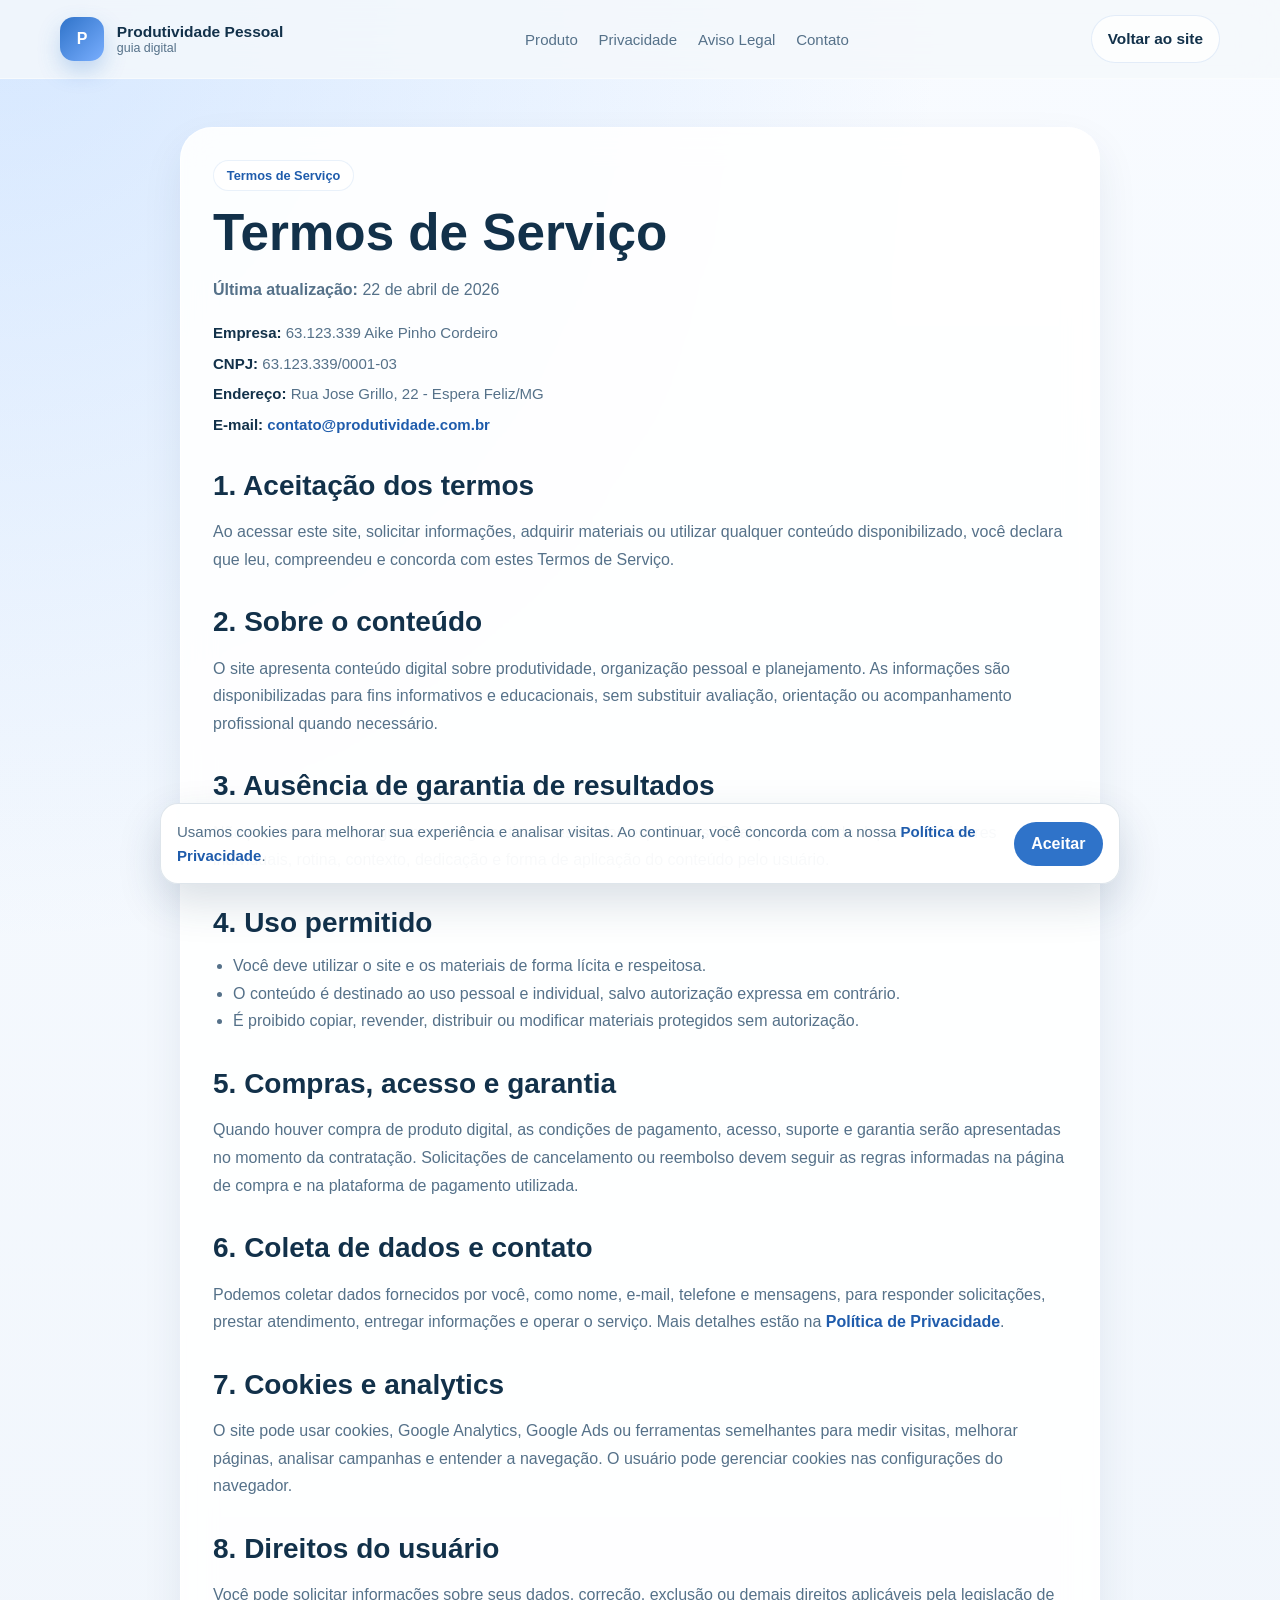
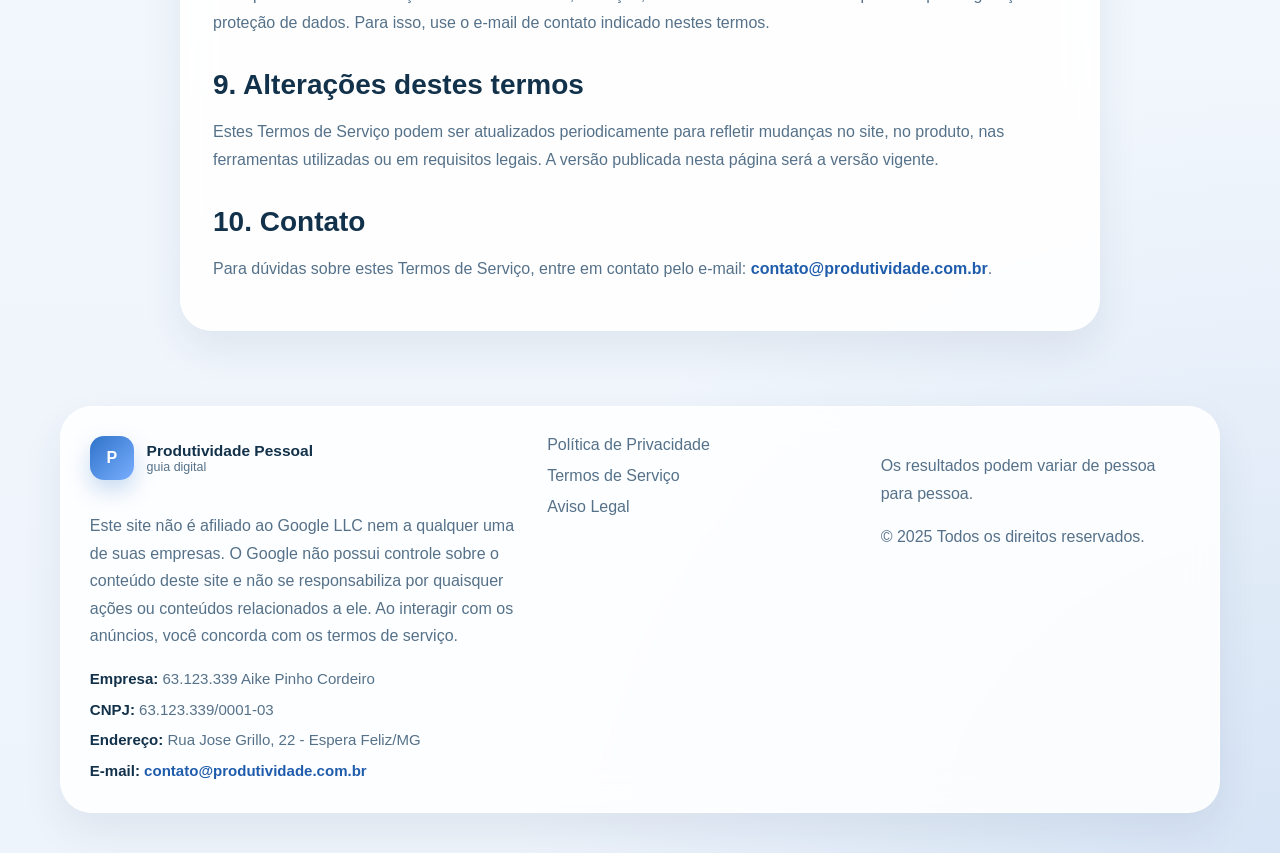
<file: termos-de-servico.html>
<!DOCTYPE html>
<html lang="pt-BR">
<head>
  <meta charset="UTF-8">
  <meta name="viewport" content="width=device-width, initial-scale=1.0">
  <meta
    name="description"
    content="Termos de Serviço com condições de uso, conteúdo informativo, cookies, dados e contato."
  >
  <title>Termos de Serviço | Produtividade Pessoal</title>
  <link rel="stylesheet" href="style.css">
</head>
<body>
  <div class="page-shell">
    <header class="site-header">
      <div class="container nav-bar">
        <a class="brand" href="index.html#topo" aria-label="Voltar para a página inicial">
          <span class="brand-mark">P</span>
          <span class="brand-text">
            <strong>Produtividade Pessoal</strong>
            <small>guia digital</small>
          </span>
        </a>

        <nav class="nav-links" aria-label="Navegação legal">
          <a href="index.html#produto">Produto</a>
          <a href="politica-de-privacidade.html">Privacidade</a>
          <a href="aviso-legal.html">Aviso Legal</a>
          <a href="#contato">Contato</a>
        </nav>

        <a class="btn btn-secondary nav-cta" href="index.html#cta-final">Voltar ao site</a>
      </div>
    </header>

    <main id="topo">
      <section class="section legal-document-section">
        <article class="container legal-document">
          <span class="section-kicker">Termos de Serviço</span>
          <h1>Termos de Serviço</h1>
          <p><strong>Última atualização:</strong> 22 de abril de 2026</p>

          <!-- EDITE AQUI: substitua os dados abaixo pelas informações reais da empresa -->
          <div class="company-details">
            <p><strong>Empresa:</strong> 63.123.339 Aike Pinho Cordeiro</p>
            <p><strong>CNPJ:</strong> 63.123.339/0001-03</p>
            <p><strong>Endereço:</strong> Rua Jose Grillo, 22 - Espera Feliz/MG</p>
            <p><strong>E-mail:</strong> <a href="mailto:contato@produtividade.com.br">contato@produtividade.com.br</a></p>
          </div>

          <h2>1. Aceitação dos termos</h2>
          <p>
            Ao acessar este site, solicitar informações, adquirir materiais ou utilizar qualquer conteúdo
            disponibilizado, você declara que leu, compreendeu e concorda com estes Termos de Serviço.
          </p>

          <h2>2. Sobre o conteúdo</h2>
          <p>
            O site apresenta conteúdo digital sobre produtividade, organização pessoal e planejamento. As
            informações são disponibilizadas para fins informativos e educacionais, sem substituir avaliação,
            orientação ou acompanhamento profissional quando necessário.
          </p>

          <h2>3. Ausência de garantia de resultados</h2>
          <p>
            Não prometemos, asseguramos ou garantimos resultados específicos. Qualquer resultado depende de
            fatores individuais, rotina, contexto, dedicação e forma de aplicação do conteúdo pelo usuário.
          </p>

          <h2>4. Uso permitido</h2>
          <ul>
            <li>Você deve utilizar o site e os materiais de forma lícita e respeitosa.</li>
            <li>O conteúdo é destinado ao uso pessoal e individual, salvo autorização expressa em contrário.</li>
            <li>É proibido copiar, revender, distribuir ou modificar materiais protegidos sem autorização.</li>
          </ul>

          <h2>5. Compras, acesso e garantia</h2>
          <p>
            Quando houver compra de produto digital, as condições de pagamento, acesso, suporte e garantia serão
            apresentadas no momento da contratação. Solicitações de cancelamento ou reembolso devem seguir as
            regras informadas na página de compra e na plataforma de pagamento utilizada.
          </p>

          <h2>6. Coleta de dados e contato</h2>
          <p>
            Podemos coletar dados fornecidos por você, como nome, e-mail, telefone e mensagens, para responder
            solicitações, prestar atendimento, entregar informações e operar o serviço. Mais detalhes estão na
            <a href="politica-de-privacidade.html">Política de Privacidade</a>.
          </p>

          <h2>7. Cookies e analytics</h2>
          <p>
            O site pode usar cookies, Google Analytics, Google Ads ou ferramentas semelhantes para medir visitas,
            melhorar páginas, analisar campanhas e entender a navegação. O usuário pode gerenciar cookies nas
            configurações do navegador.
          </p>

          <h2>8. Direitos do usuário</h2>
          <p>
            Você pode solicitar informações sobre seus dados, correção, exclusão ou demais direitos aplicáveis
            pela legislação de proteção de dados. Para isso, use o e-mail de contato indicado nestes termos.
          </p>

          <h2>9. Alterações destes termos</h2>
          <p>
            Estes Termos de Serviço podem ser atualizados periodicamente para refletir mudanças no site, no
            produto, nas ferramentas utilizadas ou em requisitos legais. A versão publicada nesta página será a
            versão vigente.
          </p>

          <h2>10. Contato</h2>
          <p>
            Para dúvidas sobre estes Termos de Serviço, entre em contato pelo e-mail:
            <!-- EDITE AQUI: e-mail de contato/atendimento -->
            <a href="mailto:contato@produtividade.com.br">contato@produtividade.com.br</a>.
          </p>
        </article>
      </section>
    </main>

    <footer id="contato" class="site-footer">
      <div class="container footer-grid">
        <div class="footer-brand">
          <a class="brand footer-logo" href="index.html#topo">
            <span class="brand-mark">P</span>
            <span class="brand-text">
              <strong>Produtividade Pessoal</strong>
              <small>guia digital</small>
            </span>
          </a>
          <p>
            Este site não é afiliado ao Google LLC nem a qualquer uma de suas empresas. O Google não possui
            controle sobre o conteúdo deste site e não se responsabiliza por quaisquer ações ou conteúdos
            relacionados a ele. Ao interagir com os anúncios, você concorda com os termos de serviço.
          </p>

          <div class="company-details">
            <!-- EDITE AQUI: Nome legal ou fantasia da empresa -->
            <p><strong>Empresa:</strong> 63.123.339 Aike Pinho Cordeiro</p>
            <!-- EDITE AQUI: CNPJ da empresa -->
            <p><strong>CNPJ:</strong> 63.123.339/0001-03</p>
            <!-- EDITE AQUI: Endereço comercial da empresa -->
            <p><strong>Endereço:</strong> Rua Jose Grillo, 22 - Espera Feliz/MG</p>
            <!-- EDITE AQUI: E-mail de contato/atendimento -->
            <p><strong>E-mail:</strong> <a href="mailto:contato@produtividade.com.br">contato@produtividade.com.br</a></p>
          </div>
        </div>

        <div class="footer-links">
          <a href="politica-de-privacidade.html">Política de Privacidade</a>
          <a href="termos-de-servico.html">Termos de Serviço</a>
          <a href="aviso-legal.html">Aviso Legal</a>
        </div>

        <div class="footer-note">
          <p>Os resultados podem variar de pessoa para pessoa.</p>
          <p>&copy; 2025 Todos os direitos reservados.</p>
        </div>
      </div>
    </footer>
  </div>

  <div class="cookie-banner" id="cookie-banner" role="dialog" aria-live="polite" aria-label="Aviso sobre cookies" hidden>
    <p>
      Usamos cookies para melhorar sua experiência e analisar visitas.
      Ao continuar, você concorda com a nossa
      <a href="politica-de-privacidade.html">Política de Privacidade</a>.
    </p>
    <button class="cookie-accept" id="cookie-accept" type="button">Aceitar</button>
  </div>

  <script src="script.js"></script>
</body>
</html>
</file>
<file: style.css>
/* Tokens visuais principais da landing page */
:root {
  --bg: #f4f8fc;
  --surface: rgba(255, 255, 255, 0.9);
  --surface-strong: #ffffff;
  --surface-alt: #eef4fb;
  --text: #12314a;
  --muted: #557189;
  --line: rgba(76, 114, 147, 0.18);
  --primary: #2f73c9;
  --primary-dark: #1f5cac;
  --accent: #7fb6ff;
  --shadow-soft: 0 24px 60px rgba(29, 70, 116, 0.12);
  --shadow-card: 0 18px 40px rgba(24, 56, 95, 0.08);
  --radius-xl: 32px;
  --radius-lg: 24px;
  --radius-md: 18px;
  --radius-sm: 14px;
  --font-sans: "Avenir Next", "Aptos", "Trebuchet MS", "Segoe UI", sans-serif;
  --max-width: 1160px;
}

* {
  box-sizing: border-box;
}

html {
  scroll-behavior: smooth;
}

body {
  margin: 0;
  font-family: var(--font-sans);
  background:
    radial-gradient(circle at top left, rgba(127, 182, 255, 0.28), transparent 34%),
    radial-gradient(circle at bottom right, rgba(47, 115, 201, 0.12), transparent 28%),
    linear-gradient(180deg, #f8fbff 0%, #eef4fb 100%);
  color: var(--text);
}

/* Movimento leve para destacar os blocos principais no carregamento */
@keyframes fade-up {
  from {
    opacity: 0;
    transform: translateY(24px);
  }

  to {
    opacity: 1;
    transform: translateY(0);
  }
}

img,
svg {
  display: block;
  max-width: 100%;
}

a {
  color: inherit;
  text-decoration: none;
}

button,
a {
  -webkit-tap-highlight-color: transparent;
}

.page-shell {
  min-height: 100vh;
}

.container {
  width: min(calc(100% - 2rem), var(--max-width));
  margin: 0 auto;
}

.site-header {
  position: sticky;
  top: 0;
  z-index: 20;
  backdrop-filter: blur(18px);
  background: rgba(244, 248, 252, 0.82);
  border-bottom: 1px solid rgba(255, 255, 255, 0.45);
}

.nav-bar {
  display: flex;
  align-items: center;
  justify-content: space-between;
  gap: 1rem;
  min-height: 78px;
}

.brand {
  display: inline-flex;
  align-items: center;
  gap: 0.8rem;
}

.brand-mark {
  width: 44px;
  height: 44px;
  display: grid;
  place-items: center;
  border-radius: 14px;
  color: #fff;
  font-weight: 800;
  background: linear-gradient(135deg, var(--primary) 0%, #79aefe 100%);
  box-shadow: 0 10px 22px rgba(47, 115, 201, 0.26);
}

.brand-text {
  display: flex;
  flex-direction: column;
  gap: 0.1rem;
}

.brand-text strong {
  font-size: 0.97rem;
  line-height: 1.1;
}

.brand-text small {
  color: var(--muted);
  font-size: 0.78rem;
}

.nav-links {
  display: none;
  align-items: center;
  gap: 1.3rem;
  color: var(--muted);
  font-size: 0.94rem;
}

.nav-links a {
  transition: color 0.2s ease;
}

.nav-links a:hover,
.nav-links a:focus-visible {
  color: var(--text);
}

.btn {
  display: inline-flex;
  align-items: center;
  justify-content: center;
  min-height: 52px;
  padding: 0.9rem 1.3rem;
  border-radius: 999px;
  border: 1px solid transparent;
  font-weight: 700;
  font-size: 0.96rem;
  transition:
    transform 0.2s ease,
    box-shadow 0.2s ease,
    background-color 0.2s ease,
    border-color 0.2s ease,
    color 0.2s ease;
}

.btn:hover,
.btn:focus-visible {
  transform: translateY(-2px);
}

.btn-primary {
  background: linear-gradient(135deg, var(--primary) 0%, #4d8ce0 100%);
  color: #fff;
  box-shadow: 0 14px 30px rgba(47, 115, 201, 0.25);
}

.btn-primary:hover,
.btn-primary:focus-visible {
  box-shadow: 0 18px 34px rgba(47, 115, 201, 0.3);
}

.btn-secondary,
.btn-ghost {
  background: rgba(255, 255, 255, 0.72);
  color: var(--text);
  border-color: rgba(47, 115, 201, 0.12);
}

.btn-secondary:hover,
.btn-secondary:focus-visible,
.btn-ghost:hover,
.btn-ghost:focus-visible {
  background: #ffffff;
  box-shadow: 0 10px 22px rgba(24, 56, 95, 0.1);
}

.btn-large {
  padding-inline: 1.8rem;
}

.nav-cta {
  min-height: 48px;
  padding-inline: 1rem;
}

.hero {
  padding: 2.4rem 0 3rem;
}

.hero-grid {
  display: grid;
  gap: 2rem;
}

.hero-copy,
.hero-visual {
  position: relative;
  animation: fade-up 0.8s ease both;
}

.hero-visual {
  animation-delay: 0.12s;
}

.eyebrow,
.section-kicker,
.pill {
  display: inline-flex;
  align-items: center;
  gap: 0.45rem;
  padding: 0.45rem 0.8rem;
  border-radius: 999px;
  background: rgba(255, 255, 255, 0.78);
  border: 1px solid rgba(47, 115, 201, 0.1);
  color: var(--primary-dark);
  font-size: 0.8rem;
  font-weight: 700;
}

.hero h1 {
  margin: 1rem 0 1rem;
  font-size: clamp(2.4rem, 7vw, 4.7rem);
  line-height: 0.98;
  letter-spacing: -0.05em;
}

.hero-text,
.section-heading p,
.product-copy p,
.guarantee-card p,
.final-cta-card p,
.footer-brand p,
.footer-note p,
.info-card p,
.step-card p,
.quote-card p,
.product-list li,
.hero-highlights li,
.floating-card p,
.trusted-strip p {
  color: var(--muted);
  line-height: 1.72;
  font-size: 1rem;
}

.hero-actions {
  display: flex;
  flex-direction: column;
  gap: 0.85rem;
  margin: 1.8rem 0 1.5rem;
}

.hero-highlights {
  list-style: none;
  padding: 0;
  margin: 0;
  display: grid;
  gap: 0.9rem;
}

.hero-highlights li {
  display: flex;
  align-items: center;
  gap: 0.8rem;
  font-size: 0.96rem;
}

.highlight-icon,
.card-icon {
  flex: 0 0 auto;
  width: 42px;
  height: 42px;
  display: grid;
  place-items: center;
  border-radius: 14px;
  background: linear-gradient(180deg, rgba(47, 115, 201, 0.14), rgba(255, 255, 255, 0.75));
  border: 1px solid rgba(47, 115, 201, 0.08);
}

.highlight-icon svg,
.card-icon svg {
  width: 20px;
  height: 20px;
  fill: none;
  stroke: var(--primary-dark);
  stroke-width: 1.8;
  stroke-linecap: round;
  stroke-linejoin: round;
}

.hero-visual {
  min-height: 460px;
  display: grid;
  place-items: center;
}

.dashboard-card,
.info-card,
.step-card,
.quote-card,
.product-card,
.guarantee-card,
.final-cta-card,
.floating-card,
.legal-card {
  background: var(--surface);
  border: 1px solid rgba(255, 255, 255, 0.72);
  box-shadow: var(--shadow-soft);
}

.dashboard-main {
  width: min(100%, 520px);
  padding: 1.2rem;
  border-radius: var(--radius-xl);
  background:
    linear-gradient(180deg, rgba(255, 255, 255, 0.98), rgba(244, 249, 255, 0.9)),
    linear-gradient(135deg, rgba(127, 182, 255, 0.2), transparent 60%);
}

.dashboard-top {
  display: flex;
  gap: 0.45rem;
  margin-bottom: 1rem;
}

.status-dot {
  width: 12px;
  height: 12px;
  border-radius: 50%;
  background: #d4dce7;
}

.status-dot.blue {
  background: var(--primary);
}

.status-dot.gray {
  background: #b5c4d3;
}

.status-dot.light {
  background: #dfe8f1;
}

.dashboard-content {
  display: grid;
  gap: 1rem;
}

.mini-panel {
  background: rgba(255, 255, 255, 0.9);
  border: 1px solid rgba(76, 114, 147, 0.1);
  border-radius: var(--radius-md);
  padding: 1rem;
  box-shadow: var(--shadow-card);
}

.panel-header {
  display: flex;
  justify-content: space-between;
  gap: 1rem;
  font-size: 0.92rem;
  color: var(--muted);
  margin-bottom: 1rem;
}

.schedule-line {
  height: 11px;
  border-radius: 999px;
  background: #dce8f5;
  margin-bottom: 0.8rem;
}

.schedule-line.active {
  width: 88%;
  background: linear-gradient(90deg, var(--primary), #8bbcff);
}

.schedule-line.short {
  width: 58%;
}

.stats-row {
  display: grid;
  grid-template-columns: repeat(2, 1fr);
  gap: 1rem;
}

.stat-card strong {
  display: block;
  font-size: 1.1rem;
  margin-bottom: 0.35rem;
}

.stat-card span,
.card-badge span {
  color: var(--muted);
  font-size: 0.92rem;
}

.checklist-panel {
  display: grid;
  gap: 0.85rem;
}

.check-item {
  display: flex;
  align-items: center;
  gap: 0.8rem;
  color: var(--text);
  font-size: 0.94rem;
}

.check-mark {
  width: 22px;
  height: 22px;
  border-radius: 50%;
  background:
    radial-gradient(circle at 35% 35%, rgba(255, 255, 255, 0.8), transparent 35%),
    linear-gradient(135deg, var(--primary) 0%, #89b8ff 100%);
  box-shadow: inset 0 0 0 5px rgba(255, 255, 255, 0.88);
}

.floating-card {
  position: absolute;
  padding: 1rem 1.1rem;
  border-radius: 22px;
}

.card-note {
  top: 0;
  right: -0.3rem;
  width: min(72%, 235px);
}

.card-badge {
  left: -0.1rem;
  bottom: 1.4rem;
  width: min(66%, 220px);
}

.card-badge strong {
  display: block;
  margin-bottom: 0.3rem;
}

.trusted-strip {
  padding: 0 0 1rem;
}

.trusted-grid {
  display: grid;
  gap: 1rem;
  align-items: center;
  padding: 1.2rem 1.4rem;
  border-radius: 24px;
  background: rgba(255, 255, 255, 0.64);
  border: 1px solid rgba(255, 255, 255, 0.72);
  box-shadow: var(--shadow-card);
}

.trusted-tags {
  display: flex;
  flex-wrap: wrap;
  gap: 0.7rem;
}

.trusted-tags span {
  padding: 0.65rem 0.95rem;
  border-radius: 999px;
  background: #ffffff;
  color: var(--primary-dark);
  font-size: 0.87rem;
  font-weight: 700;
  border: 1px solid rgba(47, 115, 201, 0.08);
}

.section {
  padding: 4.7rem 0;
}

.section-alt {
  background:
    linear-gradient(180deg, rgba(255, 255, 255, 0.48), rgba(238, 244, 251, 0.7)),
    radial-gradient(circle at top right, rgba(127, 182, 255, 0.16), transparent 30%);
}

.section-heading {
  max-width: 720px;
  margin-bottom: 2rem;
}

.section-heading h2,
.product-copy h2,
.guarantee-card h2,
.final-cta-card h2,
.legal-card h2 {
  margin: 0.8rem 0 0.8rem;
  font-size: clamp(1.8rem, 4.6vw, 3rem);
  line-height: 1.08;
  letter-spacing: -0.04em;
}

.benefits-grid,
.steps-grid,
.testimonials-grid {
  display: grid;
  gap: 1rem;
}

.info-card,
.step-card,
.quote-card {
  padding: 1.45rem;
  border-radius: var(--radius-lg);
}

.info-card h3,
.step-card h3 {
  margin: 1rem 0 0.6rem;
  font-size: 1.16rem;
}

.step-number {
  display: inline-block;
  font-size: 0.84rem;
  font-weight: 800;
  color: var(--primary-dark);
  padding: 0.45rem 0.75rem;
  border-radius: 999px;
  background: rgba(47, 115, 201, 0.1);
}

.quote-card {
  position: relative;
}

.quote-card::before {
  content: '"';
  position: absolute;
  top: 1rem;
  right: 1.2rem;
  font-size: 4rem;
  line-height: 1;
  color: rgba(47, 115, 201, 0.12);
}

.quote-card footer {
  margin-top: 1rem;
  color: var(--primary-dark);
  font-weight: 700;
}

.product-section {
  padding-top: 1rem;
}

.legal-section {
  padding-top: 1rem;
}

.product-grid {
  display: grid;
  gap: 1.4rem;
}

.product-card {
  padding: 1.6rem;
  border-radius: var(--radius-xl);
}

.product-list {
  margin: 1rem 0 0;
  padding: 0;
  list-style: none;
  display: grid;
  gap: 0.95rem;
}

.product-list li {
  position: relative;
  padding-left: 1.5rem;
}

.product-list li::before {
  content: "";
  position: absolute;
  left: 0;
  top: 0.72rem;
  width: 8px;
  height: 8px;
  border-radius: 50%;
  background: linear-gradient(135deg, var(--primary), #8bbcff);
}

.guarantee-card {
  display: grid;
  gap: 1rem;
  align-items: center;
  padding: 1.8rem;
  border-radius: var(--radius-xl);
}

.final-cta-section {
  padding-top: 0;
}

.final-cta-card {
  text-align: center;
  padding: 2rem 1.4rem;
  border-radius: var(--radius-xl);
  background:
    radial-gradient(circle at top left, rgba(127, 182, 255, 0.2), transparent 40%),
    linear-gradient(180deg, rgba(255, 255, 255, 0.96), rgba(241, 247, 255, 0.92));
}

.final-cta-card .section-kicker {
  margin-inline: auto;
}

.site-footer {
  padding: 0 0 2.5rem;
}

.legal-grid {
  display: grid;
  gap: 1rem;
}

.legal-card {
  padding: 1.6rem;
  border-radius: var(--radius-xl);
}

.text-link {
  display: inline-flex;
  width: fit-content;
  margin-top: 0.7rem;
  color: var(--primary-dark);
  font-weight: 800;
}

.text-link + .text-link {
  margin-left: 1rem;
}

.legal-document-section {
  padding-top: 3rem;
}

.legal-document {
  max-width: 920px;
  padding: 2rem;
  border-radius: var(--radius-xl);
  background: rgba(255, 255, 255, 0.9);
  border: 1px solid rgba(255, 255, 255, 0.82);
  box-shadow: var(--shadow-card);
}

.legal-document h1 {
  margin: 0.9rem 0 0.8rem;
  font-size: clamp(2rem, 5vw, 3.2rem);
  line-height: 1.06;
  letter-spacing: 0;
}

.legal-document h2 {
  margin: 2rem 0 0.7rem;
  font-size: clamp(1.25rem, 3vw, 1.75rem);
  line-height: 1.2;
}

.legal-document p,
.legal-document li {
  color: var(--muted);
  line-height: 1.72;
}

.legal-document ul {
  margin: 0.8rem 0 0;
  padding-left: 1.25rem;
}

.footer-grid {
  display: grid;
  gap: 1.5rem;
  padding: 1.8rem;
  border-radius: var(--radius-xl);
  background: rgba(255, 255, 255, 0.86);
  border: 1px solid rgba(255, 255, 255, 0.82);
  box-shadow: var(--shadow-card);
}

.footer-logo {
  margin-bottom: 1rem;
}

.footer-links {
  display: grid;
  gap: 0.8rem;
  color: var(--muted);
}

.footer-links a {
  width: fit-content;
  transition: color 0.2s ease;
}

.footer-links a:hover,
.footer-links a:focus-visible {
  color: var(--text);
}

.footer-note {
  color: var(--muted);
}

.company-details {
  display: grid;
  gap: 0.4rem;
  margin-top: 1.1rem;
}

.company-details p {
  margin: 0;
  color: var(--muted);
  line-height: 1.6;
  font-size: 0.94rem;
}

.company-details strong {
  color: var(--text);
}

.company-details a,
.legal-document a,
.cookie-banner a {
  color: var(--primary-dark);
  font-weight: 700;
}

.cookie-banner {
  position: fixed;
  left: 50%;
  bottom: 1rem;
  z-index: 50;
  width: min(calc(100% - 2rem), 960px);
  display: grid;
  gap: 1rem;
  transform: translateX(-50%);
  padding: 1rem;
  border-radius: var(--radius-md);
  background: rgba(255, 255, 255, 0.96);
  border: 1px solid rgba(76, 114, 147, 0.18);
  box-shadow: 0 18px 44px rgba(24, 56, 95, 0.16);
}

.cookie-banner[hidden] {
  display: none;
}

.cookie-banner p {
  margin: 0;
  color: var(--muted);
  line-height: 1.55;
  font-size: 0.94rem;
}

.cookie-accept {
  min-height: 44px;
  padding: 0.75rem 1.1rem;
  border: 0;
  border-radius: 999px;
  background: var(--primary);
  color: #fff;
  cursor: pointer;
  font: inherit;
  font-weight: 800;
  transition:
    background-color 0.2s ease,
    transform 0.2s ease;
}

.cookie-accept:hover,
.cookie-accept:focus-visible {
  background: var(--primary-dark);
  transform: translateY(-1px);
}

.info-card,
.step-card,
.quote-card,
.product-card,
.legal-card,
.legal-document,
.guarantee-card,
.final-cta-card,
.footer-grid,
.trusted-grid {
  backdrop-filter: blur(16px);
}

@media (min-width: 700px) {
  .hero-actions {
    flex-direction: row;
    flex-wrap: wrap;
  }

  .benefits-grid,
  .steps-grid,
  .testimonials-grid {
    grid-template-columns: repeat(2, minmax(0, 1fr));
  }

  .trusted-grid,
  .guarantee-card,
  .footer-grid {
    grid-template-columns: 1.4fr 1fr;
  }

  .product-grid {
    grid-template-columns: 1.3fr 0.9fr;
    align-items: start;
  }

  .legal-grid {
    grid-template-columns: repeat(2, minmax(0, 1fr));
  }

  .cookie-banner {
    grid-template-columns: 1fr auto;
    align-items: center;
  }
}

@media (min-width: 960px) {
  .nav-links {
    display: inline-flex;
  }

  .hero {
    padding: 3.4rem 0 4.2rem;
  }

  .hero-grid {
    grid-template-columns: minmax(0, 1.02fr) minmax(430px, 0.98fr);
    align-items: center;
    gap: 2.8rem;
  }

  .benefits-grid {
    grid-template-columns: repeat(4, minmax(0, 1fr));
  }

  .steps-grid {
    grid-template-columns: repeat(3, minmax(0, 1fr));
  }

  .testimonials-grid {
    grid-template-columns: repeat(3, minmax(0, 1fr));
  }

  .footer-grid {
    grid-template-columns: 1.4fr 1fr 1fr;
    align-items: start;
  }

  .guarantee-card {
    grid-template-columns: 0.8fr 1.2fr;
    padding: 2rem 2.2rem;
  }
}

@media (max-width: 959px) {
  .nav-cta {
    display: none;
  }
}

@media (max-width: 560px) {
  .hero {
    padding-top: 1.6rem;
  }

  .hero-visual {
    min-height: 390px;
  }

  .dashboard-main {
    padding: 1rem;
    border-radius: 26px;
  }

  .stats-row {
    grid-template-columns: 1fr;
  }

  .card-note {
    right: 0;
    width: 76%;
  }

  .card-badge {
    left: 0;
    bottom: 0.4rem;
    width: 72%;
  }

  .section {
    padding: 3.8rem 0;
  }

  .footer-grid,
  .trusted-grid,
  .guarantee-card,
  .final-cta-card,
  .legal-document {
    padding: 1.4rem;
  }

  .cookie-accept {
    width: 100%;
  }
}

@media (prefers-reduced-motion: reduce) {
  html {
    scroll-behavior: auto;
  }

  *,
  *::before,
  *::after {
    animation: none !important;
    transition: none !important;
  }
}
</file>
